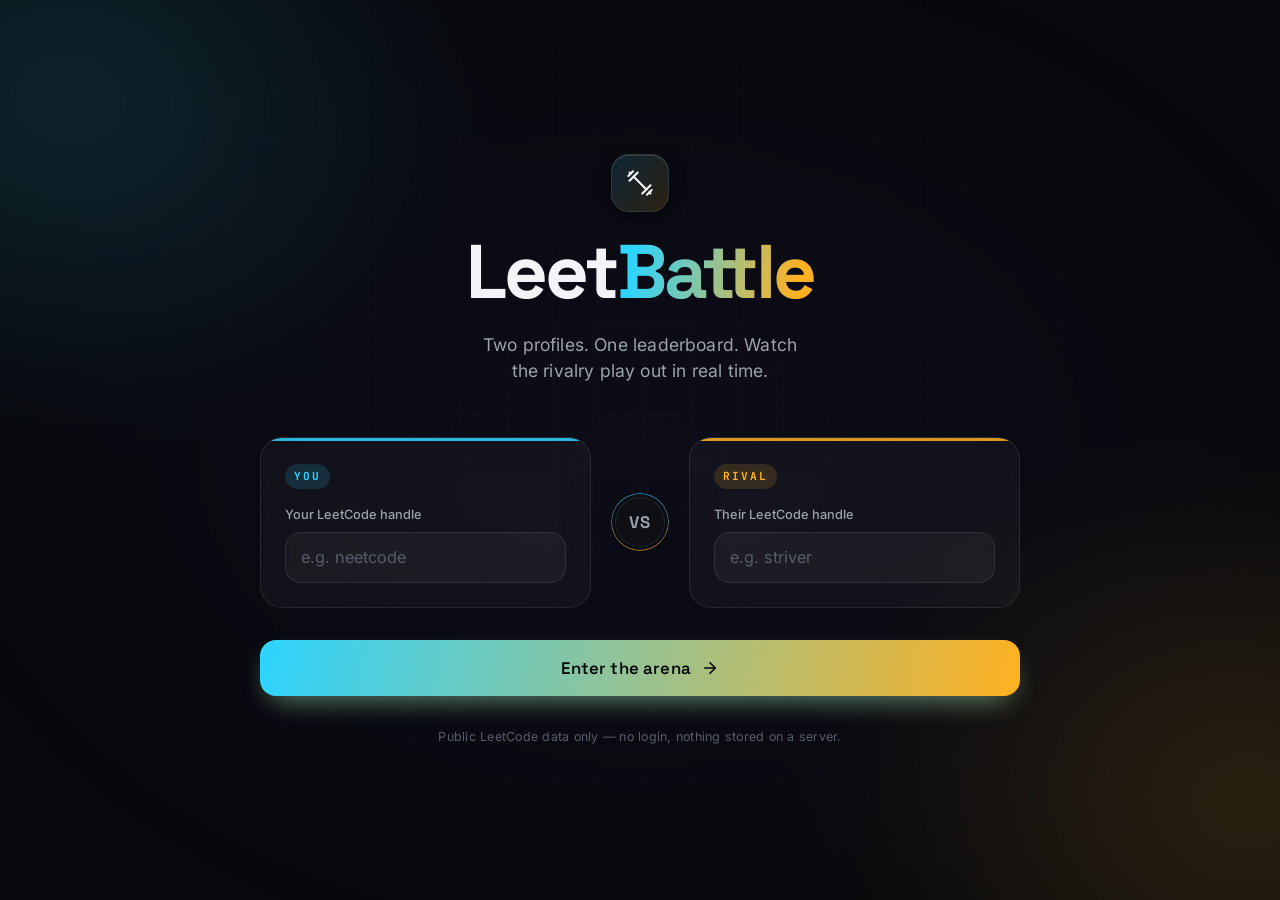
<file: index.html>
<!DOCTYPE html>
<html lang="en">

<head>
    <meta charset="UTF-8">
    <meta name="viewport" content="width=device-width, initial-scale=1.0">
    <meta name="description"
        content="Settle the rivalry. Track two LeetCode profiles head-to-head in real time.">
    <title>LeetBattle — Settle the rivalry</title>
    <link rel="preconnect" href="https://fonts.googleapis.com">
    <link rel="preconnect" href="https://fonts.gstatic.com" crossorigin>
    <link
        href="https://fonts.googleapis.com/css2?family=Space+Grotesk:wght@500;600;700&family=Inter:wght@400;500;600;700&family=JetBrains+Mono:wght@500;700&display=swap"
        rel="stylesheet">
    <link rel="stylesheet" href="style.css?v=2.0">
</head>

<body class="landing">
    <div class="background-gradient"></div>

    <main class="stage">
        <header class="brand">
            <div class="brand-mark">
                <svg viewBox="0 0 24 24" fill="none" stroke="currentColor" stroke-width="1.8"
                    stroke-linecap="round" stroke-linejoin="round" aria-hidden="true">
                    <path d="m6.5 6.5 11 11" />
                    <path d="m21 21-1-1" />
                    <path d="m3 3 1 1" />
                    <path d="m18 22 4-4" />
                    <path d="m2 6 4-4" />
                    <path d="m3 10 7-7" />
                    <path d="m14 21 7-7" />
                </svg>
            </div>
            <h1 class="wordmark">Leet<span>Battle</span></h1>
            <p class="tagline">Two profiles. One leaderboard. Watch the rivalry play out in real time.</p>
        </header>

        <section class="duel">
            <div class="seat seat--you">
                <span class="seat-tag">YOU</span>
                <label for="user1-input">Your LeetCode handle</label>
                <input type="text" id="user1-input" placeholder="e.g. neetcode" autocomplete="off" spellcheck="false">
            </div>

            <div class="versus"><span>VS</span></div>

            <div class="seat seat--rival">
                <span class="seat-tag">RIVAL</span>
                <label for="user2-input">Their LeetCode handle</label>
                <input type="text" id="user2-input" placeholder="e.g. striver" autocomplete="off" spellcheck="false">
            </div>
        </section>

        <button id="start-btn" class="cta">
            Enter the arena
            <svg viewBox="0 0 24 24" fill="none" stroke="currentColor" stroke-width="2.2" stroke-linecap="round"
                stroke-linejoin="round" aria-hidden="true">
                <path d="M5 12h14" />
                <path d="m12 5 7 7-7 7" />
            </svg>
        </button>

        <div id="error-message" class="error-message"></div>

        <p class="footnote">Public LeetCode data only — no login, nothing stored on a server.</p>
    </main>

    <script>
        const user1Input = document.getElementById('user1-input');
        const user2Input = document.getElementById('user2-input');
        const startBtn = document.getElementById('start-btn');
        const errorMessage = document.getElementById('error-message');

        // Prefill from last session if available
        user1Input.value = localStorage.getItem('leetcode_user1') || '';
        user2Input.value = localStorage.getItem('leetcode_user2') || '';

        user1Input.addEventListener('keypress', (e) => { if (e.key === 'Enter') startComparison(); });
        user2Input.addEventListener('keypress', (e) => { if (e.key === 'Enter') startComparison(); });
        startBtn.addEventListener('click', startComparison);

        function startComparison() {
            const username1 = user1Input.value.trim();
            const username2 = user2Input.value.trim();

            if (!username1 || !username2) {
                showError('Enter both handles to start the battle.');
                return;
            }

            if (username1.toLowerCase() === username2.toLowerCase()) {
                showError('Pick two different handles — you can\'t battle yourself.');
                return;
            }

            localStorage.setItem('leetcode_user1', username1);
            localStorage.setItem('leetcode_user2', username2);

            window.location.href = `dashboard.html?user1=${encodeURIComponent(username1)}&user2=${encodeURIComponent(username2)}`;
        }

        function showError(message) {
            errorMessage.textContent = message;
            errorMessage.classList.add('show');
            setTimeout(() => errorMessage.classList.remove('show'), 3500);
        }
    </script>
</body>

</html>
</file>
<file: style.css>
/* ============================================================
   LeetBattle — design system
   Cyan (you) vs Amber (rival) duel. Dark, grainy, deliberate.
   ============================================================ */

*,
*::before,
*::after {
    margin: 0;
    padding: 0;
    box-sizing: border-box;
}

:root {
    /* surfaces */
    --bg: #07080c;
    --bg-soft: #0d0f15;
    --card-bg: rgba(255, 255, 255, 0.035);
    --card-bg-strong: rgba(255, 255, 255, 0.055);
    --card-border: rgba(255, 255, 255, 0.09);
    --card-highlight: rgba(255, 255, 255, 0.18);

    /* the two combatants */
    --p1: #2dd4ff;          /* you — electric cyan */
    --p1-soft: rgba(45, 212, 255, 0.14);
    --p1-glow: rgba(45, 212, 255, 0.45);
    --p2: #ffb020;          /* rival — amber */
    --p2-soft: rgba(255, 176, 32, 0.14);
    --p2-glow: rgba(255, 176, 32, 0.45);

    /* accents kept for back-compat */
    --accent-primary: #2dd4ff;
    --accent-secondary: #ffb020;

    --easy-color: #3ad17a;
    --medium-color: #ffb020;
    --hard-color: #ff5a5f;

    --text-primary: #f3f4f8;
    --text-secondary: #9aa1ad;
    --text-muted: #565c69;

    --shadow-sm: 0 4px 16px rgba(0, 0, 0, 0.35);
    --shadow-md: 0 18px 40px rgba(0, 0, 0, 0.45);
    --shadow-lg: 0 30px 70px rgba(0, 0, 0, 0.6);

    --spacing-xs: 0.5rem;
    --spacing-sm: 1rem;
    --spacing-md: 1.5rem;
    --spacing-lg: 2rem;
    --spacing-xl: 3rem;

    --radius-sm: 10px;
    --radius-md: 16px;
    --radius-lg: 22px;
    --radius-xl: 30px;

    --font-display: 'Space Grotesk', 'Segoe UI', sans-serif;
    --font-body: 'Inter', -apple-system, BlinkMacSystemFont, 'Segoe UI', sans-serif;
    --font-mono: 'JetBrains Mono', ui-monospace, 'SF Mono', Menlo, monospace;

    --ease: cubic-bezier(0.22, 0.61, 0.36, 1);
    --ease-back: cubic-bezier(0.34, 1.56, 0.64, 1);
    --transition-fast: 0.18s var(--ease);
    --transition-normal: 0.32s var(--ease);
    --transition-slow: 0.6s var(--ease);
}

html { scroll-behavior: smooth; }

body {
    font-family: var(--font-body);
    background: var(--bg);
    color: var(--text-primary);
    line-height: 1.5;
    min-height: 100vh;
    overflow-x: hidden;
    -webkit-font-smoothing: antialiased;
    -moz-osx-font-smoothing: grayscale;
    position: relative;
}

/* ---- atmosphere: drifting aurora of both player colors ---- */
.background-gradient {
    position: fixed;
    inset: -20%;
    z-index: -2;
    background:
        radial-gradient(38% 44% at 18% 22%, var(--p1-soft) 0%, transparent 60%),
        radial-gradient(40% 46% at 84% 78%, var(--p2-soft) 0%, transparent 60%),
        radial-gradient(60% 60% at 50% 50%, rgba(120, 90, 255, 0.05) 0%, transparent 70%);
    filter: blur(40px);
    animation: drift 26s ease-in-out infinite alternate;
}

@keyframes drift {
    0%   { transform: translate3d(0, 0, 0) scale(1); }
    50%  { transform: translate3d(2%, -1.5%, 0) scale(1.08); }
    100% { transform: translate3d(-2%, 2%, 0) scale(1.04); }
}

/* faint technical grid for "arena" depth */
body::before {
    content: '';
    position: fixed;
    inset: 0;
    z-index: -2;
    background-image:
        linear-gradient(rgba(255, 255, 255, 0.018) 1px, transparent 1px),
        linear-gradient(90deg, rgba(255, 255, 255, 0.018) 1px, transparent 1px);
    background-size: 46px 46px;
    mask-image: radial-gradient(circle at 50% 40%, #000 0%, transparent 78%);
    -webkit-mask-image: radial-gradient(circle at 50% 40%, #000 0%, transparent 78%);
}

/* film grain — the human-craft tell */
body::after {
    content: '';
    position: fixed;
    inset: 0;
    z-index: 999;
    pointer-events: none;
    opacity: 0.05;
    mix-blend-mode: overlay;
    background-image: url("data:image/svg+xml,%3Csvg xmlns='http://www.w3.org/2000/svg' width='200' height='200'%3E%3Cfilter id='n'%3E%3CfeTurbulence type='fractalNoise' baseFrequency='0.85' numOctaves='3' stitchTiles='stitch'/%3E%3C/filter%3E%3Crect width='100%25' height='100%25' filter='url(%23n)'/%3E%3C/svg%3E");
}

.container {
    max-width: 1340px;
    margin: 0 auto;
    padding: var(--spacing-lg);
}

.glass-card {
    background: var(--card-bg);
    backdrop-filter: blur(26px) saturate(140%);
    -webkit-backdrop-filter: blur(26px) saturate(140%);
    border: 1px solid var(--card-border);
    border-radius: var(--radius-lg);
    box-shadow: var(--shadow-md);
}

.hidden { display: none !important; }

/* ============================================================
   LANDING
   ============================================================ */

body.landing {
    display: flex;
    align-items: center;
    justify-content: center;
    padding: var(--spacing-lg);
}

.stage {
    width: 100%;
    max-width: 760px;
    text-align: center;
    animation: stageIn 0.7s var(--ease) both;
}

@keyframes stageIn {
    from { opacity: 0; transform: translateY(18px); }
    to   { opacity: 1; transform: translateY(0); }
}

.brand {
    margin-bottom: clamp(2rem, 5vw, 3.25rem);
}

.brand-mark {
    width: 58px;
    height: 58px;
    margin: 0 auto var(--spacing-md);
    display: grid;
    place-items: center;
    border-radius: 18px;
    color: var(--text-primary);
    background: linear-gradient(135deg, var(--p1-soft), var(--p2-soft));
    border: 1px solid var(--card-border);
    box-shadow: inset 0 1px 0 rgba(255, 255, 255, 0.12), var(--shadow-sm);
    animation: floaty 6s ease-in-out infinite;
}
.brand-mark svg { width: 28px; height: 28px; }

@keyframes floaty {
    0%, 100% { transform: translateY(0) rotate(-3deg); }
    50%      { transform: translateY(-7px) rotate(3deg); }
}

.wordmark {
    font-family: var(--font-display);
    font-size: clamp(3rem, 9vw, 4.75rem);
    font-weight: 700;
    letter-spacing: -0.04em;
    line-height: 0.95;
}
.wordmark span {
    background: linear-gradient(100deg, var(--p1) 10%, var(--p2) 90%);
    -webkit-background-clip: text;
    background-clip: text;
    color: transparent;
}

.tagline {
    margin-top: var(--spacing-md);
    font-size: clamp(0.95rem, 2.4vw, 1.1rem);
    color: var(--text-secondary);
    font-weight: 400;
    letter-spacing: 0.01em;
    max-width: 30ch;
    margin-inline: auto;
}

/* the two seats + VS */
.duel {
    display: grid;
    grid-template-columns: 1fr auto 1fr;
    align-items: stretch;
    gap: var(--spacing-md);
    margin-bottom: var(--spacing-lg);
}

.seat {
    --seat: var(--p1);
    --seat-soft: var(--p1-soft);
    --seat-glow: var(--p1-glow);
    text-align: left;
    padding: var(--spacing-md);
    border-radius: var(--radius-lg);
    background: var(--card-bg);
    backdrop-filter: blur(20px);
    -webkit-backdrop-filter: blur(20px);
    border: 1px solid var(--card-border);
    position: relative;
    overflow: hidden;
    transition: border-color var(--transition-normal), transform var(--transition-normal);
    animation: seatIn 0.6s var(--ease-back) both;
}
.seat--rival {
    --seat: var(--p2);
    --seat-soft: var(--p2-soft);
    --seat-glow: var(--p2-glow);
    animation-delay: 0.12s;
}
.seat::before {
    content: '';
    position: absolute;
    inset: 0 0 auto 0;
    height: 3px;
    background: var(--seat);
    opacity: 0.85;
}
.seat:focus-within {
    border-color: color-mix(in srgb, var(--seat) 55%, transparent);
    transform: translateY(-3px);
}

@keyframes seatIn {
    from { opacity: 0; transform: translateY(22px) scale(0.97); }
    to   { opacity: 1; transform: translateY(0) scale(1); }
}

.seat-tag {
    display: inline-block;
    font-family: var(--font-mono);
    font-size: 0.7rem;
    font-weight: 700;
    letter-spacing: 0.18em;
    padding: 4px 9px;
    border-radius: 999px;
    color: var(--seat);
    background: var(--seat-soft);
    margin-bottom: var(--spacing-sm);
}

.seat label {
    display: block;
    font-size: 0.8rem;
    color: var(--text-secondary);
    margin-bottom: var(--spacing-xs);
    font-weight: 500;
}

.seat input {
    width: 100%;
    padding: 0.85rem 0.95rem;
    background: rgba(255, 255, 255, 0.04);
    border: 1px solid var(--card-border);
    border-radius: var(--radius-md);
    color: var(--text-primary);
    font-family: var(--font-mono);
    font-size: 1.02rem;
    outline: none;
    transition: all var(--transition-normal);
}
.seat input::placeholder { color: var(--text-muted); font-family: var(--font-body); }
.seat input:focus {
    background: rgba(255, 255, 255, 0.07);
    border-color: var(--seat);
    box-shadow: 0 0 0 4px var(--seat-soft), 0 0 26px -8px var(--seat-glow);
}

.versus {
    display: grid;
    place-items: center;
    animation: seatIn 0.6s var(--ease-back) 0.06s both;
}
.versus span {
    font-family: var(--font-display);
    font-weight: 700;
    font-size: 1.05rem;
    letter-spacing: 0.05em;
    color: var(--text-secondary);
    width: 50px;
    height: 50px;
    display: grid;
    place-items: center;
    border-radius: 50%;
    border: 1px solid var(--card-border);
    background: var(--bg-soft);
    box-shadow: var(--shadow-sm);
    position: relative;
}
.versus span::after {
    content: '';
    position: absolute;
    inset: -5px;
    border-radius: 50%;
    border: 1px solid transparent;
    background: linear-gradient(var(--p1), var(--p2)) border-box;
    -webkit-mask: linear-gradient(#000 0 0) padding-box, linear-gradient(#000 0 0);
    -webkit-mask-composite: xor;
    mask-composite: exclude;
    opacity: 0.6;
    animation: spinHint 8s linear infinite;
}
@keyframes spinHint { to { transform: rotate(360deg); } }

/* CTA */
.cta, .compare-btn, .start-btn {
    position: relative;
    width: 100%;
    padding: 1.05rem var(--spacing-lg);
    border: none;
    border-radius: var(--radius-md);
    color: #06070a;
    font-family: var(--font-display);
    font-size: 1.05rem;
    font-weight: 600;
    letter-spacing: 0.01em;
    cursor: pointer;
    display: inline-flex;
    align-items: center;
    justify-content: center;
    gap: 0.6rem;
    background: linear-gradient(100deg, var(--p1), var(--p2));
    overflow: hidden;
    transition: transform var(--transition-normal), box-shadow var(--transition-normal);
    box-shadow: 0 12px 30px -12px var(--p1-glow), 0 12px 30px -12px var(--p2-glow);
    animation: seatIn 0.6s var(--ease-back) 0.2s both;
}
.cta svg { width: 18px; height: 18px; transition: transform var(--transition-normal); }
.cta::after {
    content: '';
    position: absolute;
    top: 0;
    left: -120%;
    width: 60%;
    height: 100%;
    background: linear-gradient(100deg, transparent, rgba(255, 255, 255, 0.5), transparent);
    transform: skewX(-20deg);
    transition: left 0.6s var(--ease);
}
.cta:hover, .compare-btn:hover, .start-btn:hover {
    transform: translateY(-2px);
    box-shadow: 0 18px 44px -12px var(--p1-glow), 0 18px 44px -12px var(--p2-glow);
}
.cta:hover::after { left: 130%; }
.cta:hover svg { transform: translateX(4px); }
.cta:active, .compare-btn:active, .start-btn:active { transform: translateY(0) scale(0.99); }

.footnote {
    margin-top: var(--spacing-lg);
    font-size: 0.78rem;
    color: var(--text-muted);
    letter-spacing: 0.02em;
}

/* ============================================================
   SHARED COMPONENTS (dashboard reuses these)
   ============================================================ */

.input-wrapper { flex: 1; }
.input-group { display: flex; align-items: center; gap: var(--spacing-md); margin-bottom: var(--spacing-lg); }
.vs-divider { font-size: 1.1rem; font-weight: 600; color: var(--text-secondary); padding: 0 var(--spacing-sm); }

/* toggle */
.toggle-container { display: flex; align-items: center; gap: 10px; cursor: pointer; }
.toggle-container input[type="checkbox"] { position: absolute; opacity: 0; width: 0; height: 0; pointer-events: none; }
.toggle-slider {
    display: inline-block;
    width: 42px;
    height: 24px;
    background: rgba(255, 255, 255, 0.14);
    border-radius: 12px;
    position: relative;
    transition: background var(--transition-normal);
}
.toggle-slider::before {
    content: '';
    position: absolute;
    width: 18px;
    height: 18px;
    background: #fff;
    border-radius: 50%;
    top: 3px;
    left: 3px;
    transition: transform var(--transition-normal);
    box-shadow: 0 2px 4px rgba(0, 0, 0, 0.25);
}
.toggle-container input[type="checkbox"]:checked + .toggle-slider { background: var(--p1); }
.toggle-container input[type="checkbox"]:checked + .toggle-slider::before { transform: translateX(18px); }
.toggle-label { font-size: 0.85rem; color: var(--text-secondary); }

/* status pills */
.status-indicator {
    padding: 6px 13px;
    border-radius: 999px;
    font-family: var(--font-mono);
    font-size: 0.78rem;
    font-weight: 700;
    letter-spacing: 0.01em;
}
.status-indicator.leading { background: rgba(58, 209, 122, 0.15); color: var(--easy-color); }
.status-indicator.trailing { background: rgba(255, 90, 95, 0.15); color: var(--hard-color); }
.status-indicator.tied { background: rgba(255, 176, 32, 0.15); color: var(--medium-color); }

/* stat tiles */
.stat-item {
    background: rgba(255, 255, 255, 0.025);
    border: 1px solid var(--card-border);
    border-radius: var(--radius-md);
    padding: var(--spacing-md);
    text-align: center;
    transition: all var(--transition-normal);
}
.stat-item:hover { background: rgba(255, 255, 255, 0.05); transform: translateY(-2px); }
.stat-label {
    font-size: 0.72rem;
    text-transform: uppercase;
    letter-spacing: 0.12em;
    color: var(--text-secondary);
    font-weight: 600;
    margin-bottom: var(--spacing-xs);
}
.stat-value {
    font-family: var(--font-mono);
    font-size: 1.7rem;
    font-weight: 700;
    color: var(--text-primary);
    letter-spacing: -0.01em;
}
.total-solved .stat-value { font-size: 3rem; }

/* progress bars */
.progress-bar {
    width: 100%;
    height: 8px;
    background: rgba(255, 255, 255, 0.08);
    border-radius: 4px;
    overflow: hidden;
}
.progress-fill {
    height: 100%;
    border-radius: 4px;
    width: 0;
    position: relative;
    transition: width 1.1s var(--ease);
}
.progress-fill::after {
    content: '';
    position: absolute;
    inset: 0;
    background: linear-gradient(90deg, transparent, rgba(255, 255, 255, 0.35), transparent);
    transform: translateX(-100%);
    animation: shimmer 2.4s ease-in-out infinite;
}
@keyframes shimmer { to { transform: translateX(100%); } }
.progress-fill.easy { background: var(--easy-color); }
.progress-fill.medium { background: var(--medium-color); }
.progress-fill.hard { background: var(--hard-color); }

.difficulty-header { display: flex; justify-content: space-between; margin-bottom: 8px; font-size: 0.85rem; font-weight: 600; }
.difficulty-count { font-family: var(--font-mono); color: var(--text-primary); }
.difficulty-label.easy { color: var(--easy-color); }
.difficulty-label.medium { color: var(--medium-color); }
.difficulty-label.hard { color: var(--hard-color); }
.difficulty-item { margin-bottom: var(--spacing-md); }
.difficulty-breakdown h3 {
    font-size: 0.78rem;
    text-transform: uppercase;
    letter-spacing: 0.12em;
    font-weight: 600;
    color: var(--text-secondary);
    margin-bottom: var(--spacing-md);
}

/* profile cards */
.profile-card {
    --side: var(--p1);
    --side-soft: var(--p1-soft);
    background: var(--card-bg);
    backdrop-filter: blur(26px) saturate(140%);
    -webkit-backdrop-filter: blur(26px) saturate(140%);
    border: 1px solid var(--card-border);
    border-radius: var(--radius-lg);
    padding: var(--spacing-lg);
    box-shadow: var(--shadow-md);
    position: relative;
    overflow: hidden;
    transition: all var(--transition-normal);
}
.profile-card::before {
    content: '';
    position: absolute;
    inset: 0 0 auto 0;
    height: 3px;
    background: var(--side);
    opacity: 0.9;
}
#user2-card { --side: var(--p2); --side-soft: var(--p2-soft); }
.profile-card:hover { border-color: var(--card-highlight); transform: translateY(-3px); }
.profile-card.winning {
    border-color: color-mix(in srgb, var(--side) 55%, transparent);
    box-shadow: var(--shadow-md), 0 0 50px -18px var(--side);
}

.card-header {
    display: flex;
    justify-content: space-between;
    align-items: flex-start;
    margin-bottom: var(--spacing-lg);
    padding-bottom: var(--spacing-md);
    border-bottom: 1px solid rgba(255, 255, 255, 0.06);
}
.username {
    font-family: var(--font-display);
    font-size: 1.5rem;
    font-weight: 600;
    letter-spacing: -0.02em;
    color: var(--side);
}
.rank-badge {
    display: inline-block;
    padding: 4px 11px;
    background: var(--side-soft);
    border-radius: 999px;
    font-family: var(--font-mono);
    font-size: 0.72rem;
    font-weight: 600;
    color: var(--text-secondary);
    margin-top: 6px;
}

.stats-grid {
    display: grid;
    grid-template-columns: repeat(2, 1fr);
    gap: var(--spacing-md);
    margin-bottom: var(--spacing-lg);
}
.stat-item.total-solved { grid-column: 1 / -1; }
.total-solved .stat-value { color: var(--side); }

/* loading + error */
.loading { text-align: center; padding: var(--spacing-xl); }
.loading-spinner {
    width: 42px;
    height: 42px;
    border: 3px solid rgba(255, 255, 255, 0.1);
    border-top-color: var(--p1);
    border-right-color: var(--p2);
    border-radius: 50%;
    margin: 0 auto var(--spacing-md);
    animation: spin 0.9s linear infinite;
}
@keyframes spin { to { transform: rotate(360deg); } }

.error-message {
    display: none;
    background: rgba(255, 90, 95, 0.12);
    backdrop-filter: blur(10px);
    border: 1px solid rgba(255, 90, 95, 0.3);
    border-radius: var(--radius-md);
    padding: 0.85rem var(--spacing-md);
    color: #ffb4ab;
    text-align: center;
    margin-top: var(--spacing-md);
    font-size: 0.9rem;
    font-weight: 500;
}
.error-message.show { display: block; animation: slideInDown 0.4s var(--ease); }
@keyframes slideInDown {
    from { opacity: 0; transform: translateY(-10px); }
    to   { opacity: 1; transform: translateY(0); }
}

/* scrollbar */
::-webkit-scrollbar { width: 10px; height: 10px; }
::-webkit-scrollbar-track { background: transparent; }
::-webkit-scrollbar-thumb { background: rgba(255, 255, 255, 0.16); border-radius: 5px; border: 2px solid var(--bg); }
::-webkit-scrollbar-thumb:hover { background: rgba(255, 255, 255, 0.28); }

@media (max-width: 720px) {
    .container { padding: var(--spacing-sm); }
    .duel { grid-template-columns: 1fr; }
    .versus { transform: rotate(0); }
    .versus span { width: 44px; height: 44px; }
    .input-group { flex-direction: column; }
    .vs-divider { transform: rotate(90deg); margin: var(--spacing-sm) 0; }
}

@media (prefers-reduced-motion: reduce) {
    *, *::before, *::after { animation-duration: 0.001ms !important; animation-iteration-count: 1 !important; transition-duration: 0.001ms !important; }
}
</file>
<file: dashboard-styles.css>
/* ============================================================
   LeetBattle — dashboard layout
   ============================================================ */

.dashboard-container {
    max-width: 1340px;
    margin: 0 auto;
    padding: var(--spacing-lg);
}

/* header */
.dashboard-header {
    background: var(--card-bg);
    backdrop-filter: blur(26px) saturate(140%);
    -webkit-backdrop-filter: blur(26px) saturate(140%);
    border: 1px solid var(--card-border);
    border-radius: var(--radius-lg);
    padding: var(--spacing-md) var(--spacing-lg);
    margin-bottom: var(--spacing-lg);
    box-shadow: var(--shadow-sm);
    animation: revealUp 0.6s var(--ease) both;
}

.header-content {
    display: flex;
    justify-content: space-between;
    align-items: center;
    margin-bottom: var(--spacing-md);
    flex-wrap: wrap;
    gap: var(--spacing-sm);
}

.dashboard-title {
    display: flex;
    align-items: center;
    gap: 0.6rem;
    font-family: var(--font-display);
    font-size: 1.55rem;
    font-weight: 700;
    letter-spacing: -0.02em;
    color: var(--text-primary);
}
.dashboard-title .title-mark {
    width: 34px;
    height: 34px;
    display: grid;
    place-items: center;
    border-radius: 10px;
    background: linear-gradient(135deg, var(--p1-soft), var(--p2-soft));
    border: 1px solid var(--card-border);
}
.dashboard-title .title-mark svg { width: 18px; height: 18px; }
.dashboard-title .accent {
    background: linear-gradient(100deg, var(--p1), var(--p2));
    -webkit-background-clip: text;
    background-clip: text;
    color: transparent;
}

.header-controls { display: flex; gap: var(--spacing-sm); }

.change-users-btn,
.manual-refresh-btn {
    padding: 9px 17px;
    border-radius: 999px;
    font-family: var(--font-body);
    font-size: 0.85rem;
    font-weight: 600;
    cursor: pointer;
    display: flex;
    align-items: center;
    gap: 8px;
    transition: all var(--transition-normal);
}
.change-users-btn {
    background: transparent;
    border: 1px solid var(--card-border);
    color: var(--text-secondary);
}
.change-users-btn:hover { background: rgba(255, 255, 255, 0.07); color: var(--text-primary); }
.manual-refresh-btn {
    background: rgba(255, 255, 255, 0.08);
    border: 1px solid transparent;
    color: var(--text-primary);
}
.manual-refresh-btn:hover { background: rgba(255, 255, 255, 0.14); }
.manual-refresh-btn .refresh-icon { display: inline-flex; transition: transform var(--transition-slow); }
.manual-refresh-btn:hover .refresh-icon { transform: rotate(180deg); }
.refresh-icon svg, .change-users-btn svg { width: 15px; height: 15px; }

.auto-refresh-control {
    display: flex;
    align-items: center;
    gap: var(--spacing-md);
    flex-wrap: wrap;
    border-top: 1px solid rgba(255, 255, 255, 0.06);
    padding-top: var(--spacing-md);
}
.refresh-timer { font-family: var(--font-mono); font-size: 0.8rem; color: var(--text-muted); }

/* content reveal stagger */
.dashboard-content {
    display: flex;
    flex-direction: column;
    gap: var(--spacing-lg);
}
.dashboard-content > section { animation: revealUp 0.6s var(--ease) both; }
.dashboard-content > section:nth-child(1) { animation-delay: 0.05s; }
.dashboard-content > section:nth-child(2) { animation-delay: 0.13s; }
.dashboard-content > section:nth-child(3) { animation-delay: 0.21s; }
.dashboard-content > section:nth-child(4) { animation-delay: 0.29s; }

@keyframes revealUp {
    from { opacity: 0; transform: translateY(20px); }
    to   { opacity: 1; transform: translateY(0); }
}

/* today's submissions */
.streaks-section {
    display: grid;
    grid-template-columns: repeat(auto-fit, minmax(280px, 1fr));
    gap: var(--spacing-lg);
}
.streak-card {
    --side: var(--p1);
    --side-soft: var(--p1-soft);
    background: var(--card-bg);
    backdrop-filter: blur(26px) saturate(140%);
    -webkit-backdrop-filter: blur(26px) saturate(140%);
    border: 1px solid var(--card-border);
    border-radius: var(--radius-lg);
    padding: var(--spacing-lg);
    box-shadow: var(--shadow-sm);
    text-align: center;
    position: relative;
    overflow: hidden;
    transition: all var(--transition-normal);
}
#user2-streak-card { --side: var(--p2); --side-soft: var(--p2-soft); }
.streak-card::before {
    content: '';
    position: absolute;
    inset: auto 0 0 0;
    height: 3px;
    background: var(--side);
    opacity: 0.85;
}
.streak-card:hover { border-color: var(--card-highlight); transform: translateY(-3px); }
.streak-card.winning {
    border-color: color-mix(in srgb, var(--side) 55%, transparent);
    box-shadow: var(--shadow-sm), 0 0 46px -18px var(--side);
}
.streak-card.winning::after {
    content: 'LEADING';
    position: absolute;
    top: var(--spacing-md);
    right: var(--spacing-md);
    font-family: var(--font-mono);
    font-size: 0.62rem;
    font-weight: 700;
    letter-spacing: 0.16em;
    padding: 3px 8px;
    border-radius: 999px;
    color: var(--side);
    background: var(--side-soft);
}

.streak-header { display: flex; align-items: center; justify-content: center; gap: var(--spacing-sm); margin-bottom: var(--spacing-md); }
.streak-icon { display: inline-flex; color: var(--side); }
.streak-icon svg { width: 20px; height: 20px; }
.streak-username { font-family: var(--font-display); font-size: 1.2rem; font-weight: 600; color: var(--text-primary); }
.streak-value {
    font-family: var(--font-mono);
    font-size: 4rem;
    font-weight: 700;
    letter-spacing: -0.04em;
    color: var(--side);
    line-height: 1;
    margin-bottom: var(--spacing-xs);
}
.streak-label { font-size: 0.74rem; text-transform: uppercase; letter-spacing: 0.14em; color: var(--text-secondary); font-weight: 600; }

/* chart */
.chart-section,
.problems-column {
    background: var(--card-bg);
    backdrop-filter: blur(26px) saturate(140%);
    -webkit-backdrop-filter: blur(26px) saturate(140%);
    border: 1px solid var(--card-border);
    border-radius: var(--radius-lg);
    padding: var(--spacing-lg);
    box-shadow: var(--shadow-sm);
}
.section-title {
    display: flex;
    align-items: center;
    gap: 9px;
    font-family: var(--font-display);
    font-size: 1.15rem;
    font-weight: 600;
    color: var(--text-primary);
    margin-bottom: var(--spacing-lg);
}
.section-title svg { width: 18px; height: 18px; color: var(--text-secondary); }
.chart-container { position: relative; height: 350px; width: 100%; display: block; }
#submissions-chart { width: 100%; height: 100%; display: block; }

/* stats + problems grids */
.stats-section,
.recent-problems-section {
    display: grid;
    grid-template-columns: repeat(auto-fit, minmax(380px, 1fr));
    gap: var(--spacing-lg);
}

.problems-list { max-height: 400px; overflow-y: auto; padding-right: var(--spacing-xs); }
.problem-item {
    border-bottom: 1px solid rgba(255, 255, 255, 0.06);
    padding: var(--spacing-md) 0;
    transition: all var(--transition-fast);
    cursor: pointer;
    border-left: 2px solid transparent;
}
.problem-item:last-child { border-bottom: none; }
.problem-item:hover {
    padding-left: 12px;
    border-left-color: var(--p1);
    background: rgba(255, 255, 255, 0.025);
    border-radius: 0 var(--radius-sm) var(--radius-sm) 0;
}
.problem-title {
    font-size: 0.95rem;
    font-weight: 500;
    color: var(--text-primary);
    margin-bottom: 4px;
    display: flex;
    align-items: center;
    justify-content: space-between;
    gap: 0.5rem;
}
.problem-link-icon { font-size: 0.75rem; opacity: 0.4; transition: opacity var(--transition-fast); }
.problem-item:hover .problem-link-icon { opacity: 1; }
.problem-time { font-family: var(--font-mono); font-size: 0.76rem; color: var(--text-secondary); }
.empty-problems { text-align: center; padding: var(--spacing-xl); color: var(--text-muted); }

@media (max-width: 720px) {
    .dashboard-container { padding: var(--spacing-sm); }
    .dashboard-title { font-size: 1.3rem; }
    .header-content { flex-direction: column; align-items: flex-start; }
    .streaks-section,
    .stats-section,
    .recent-problems-section { grid-template-columns: 1fr; }
    .streak-value { font-size: 3rem; }
    .chart-container { height: 260px; }
}
</file>
